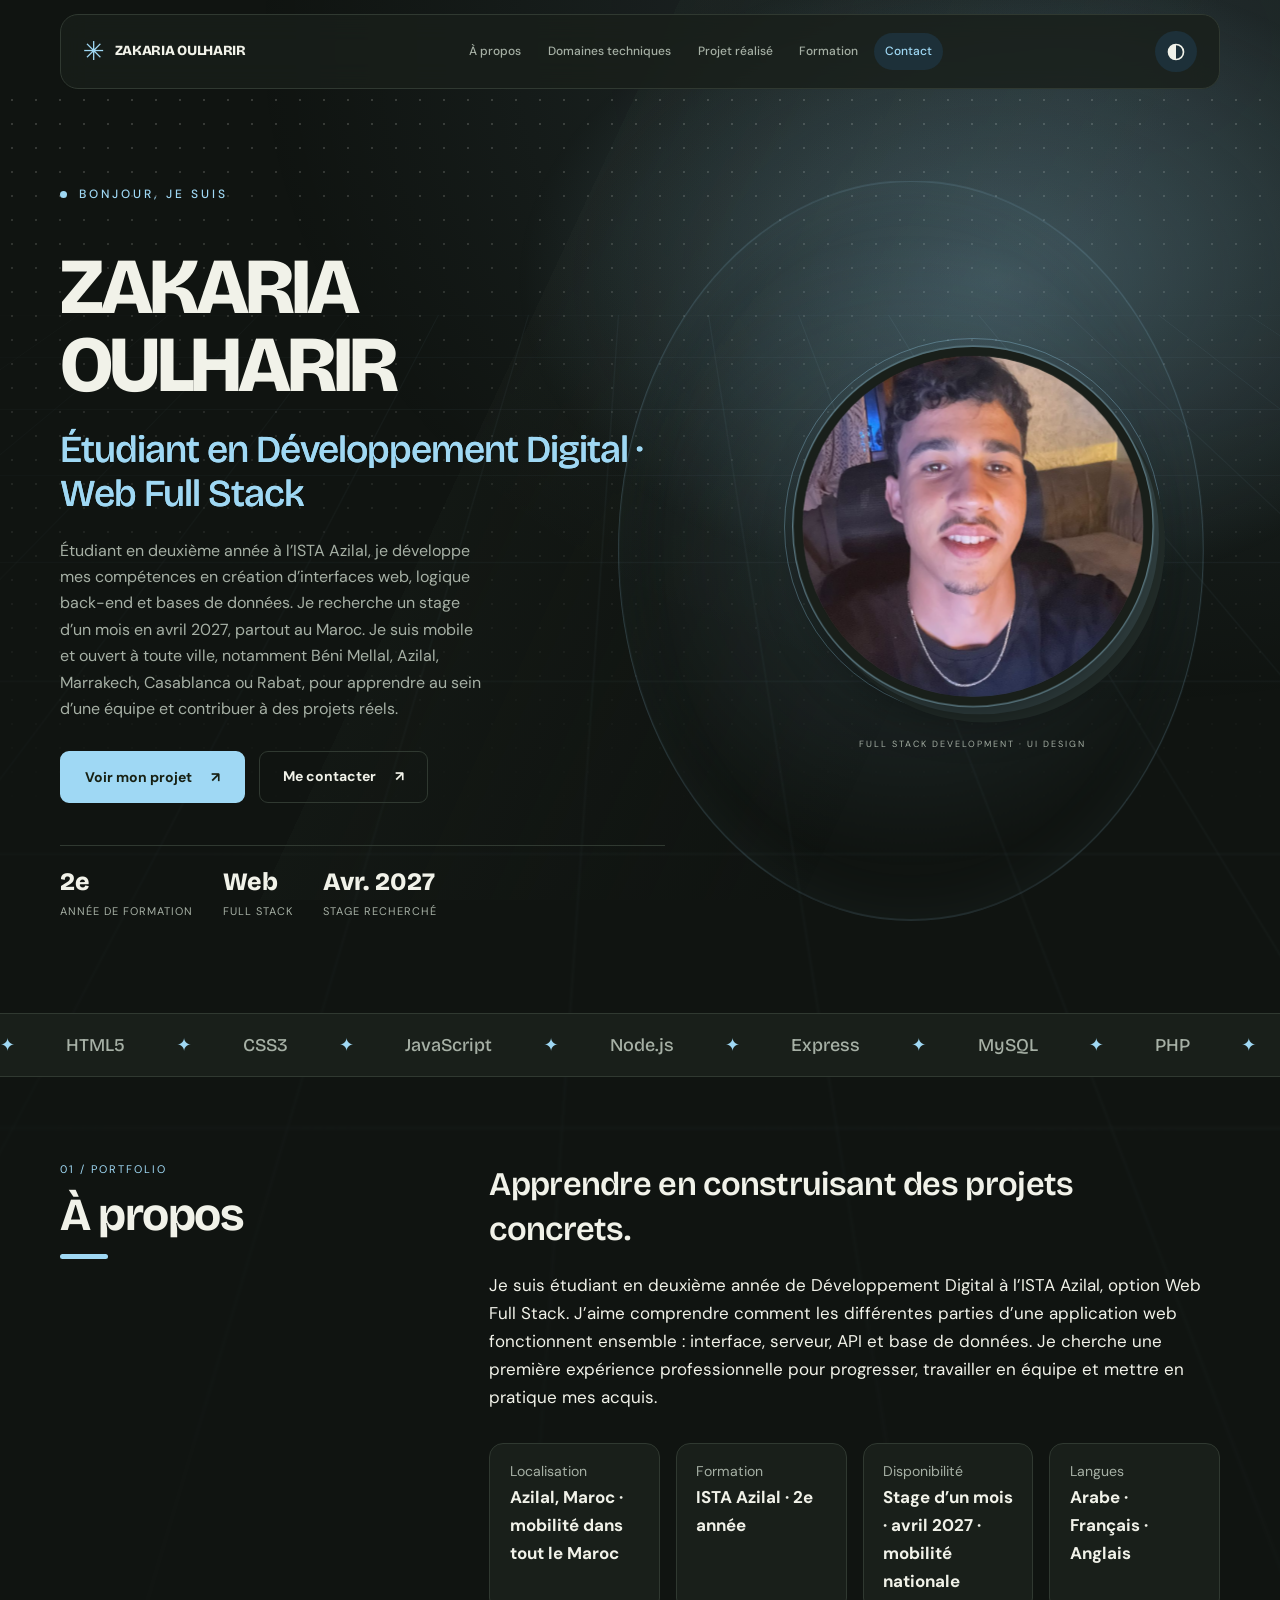
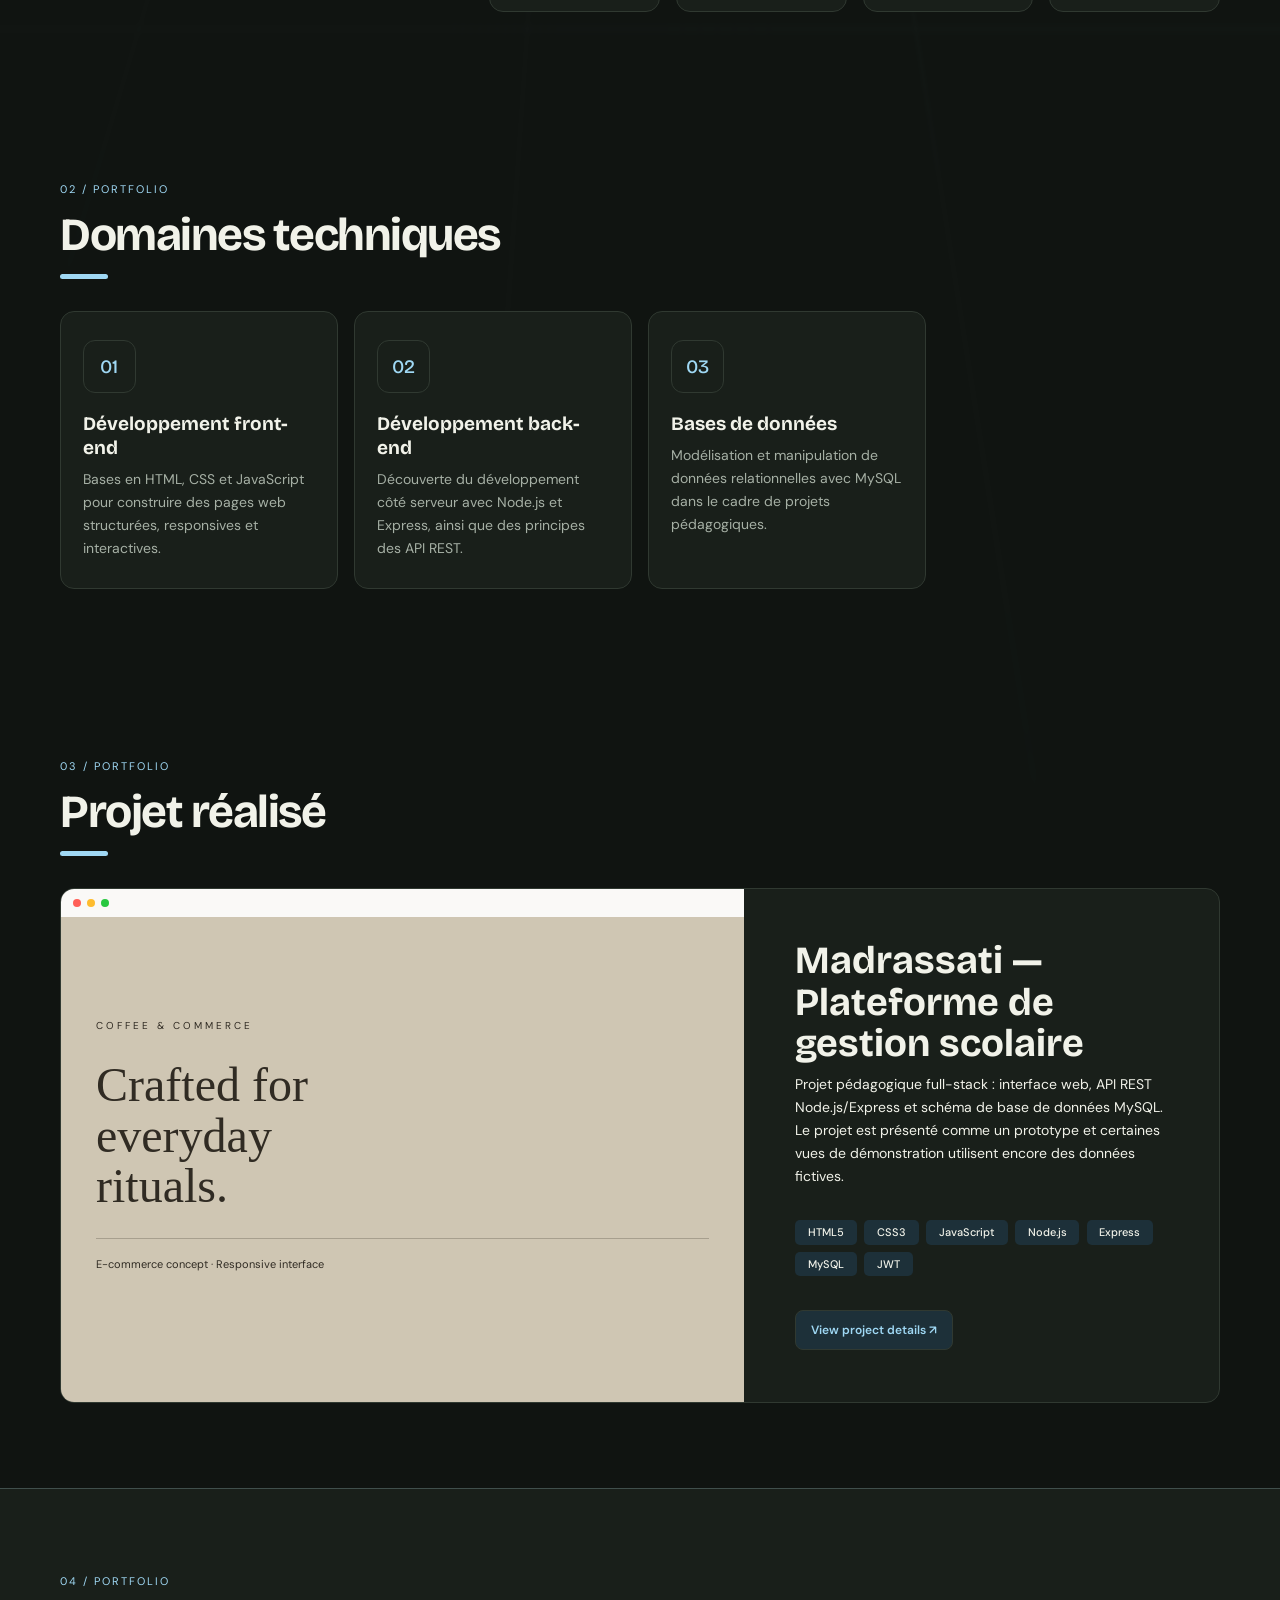
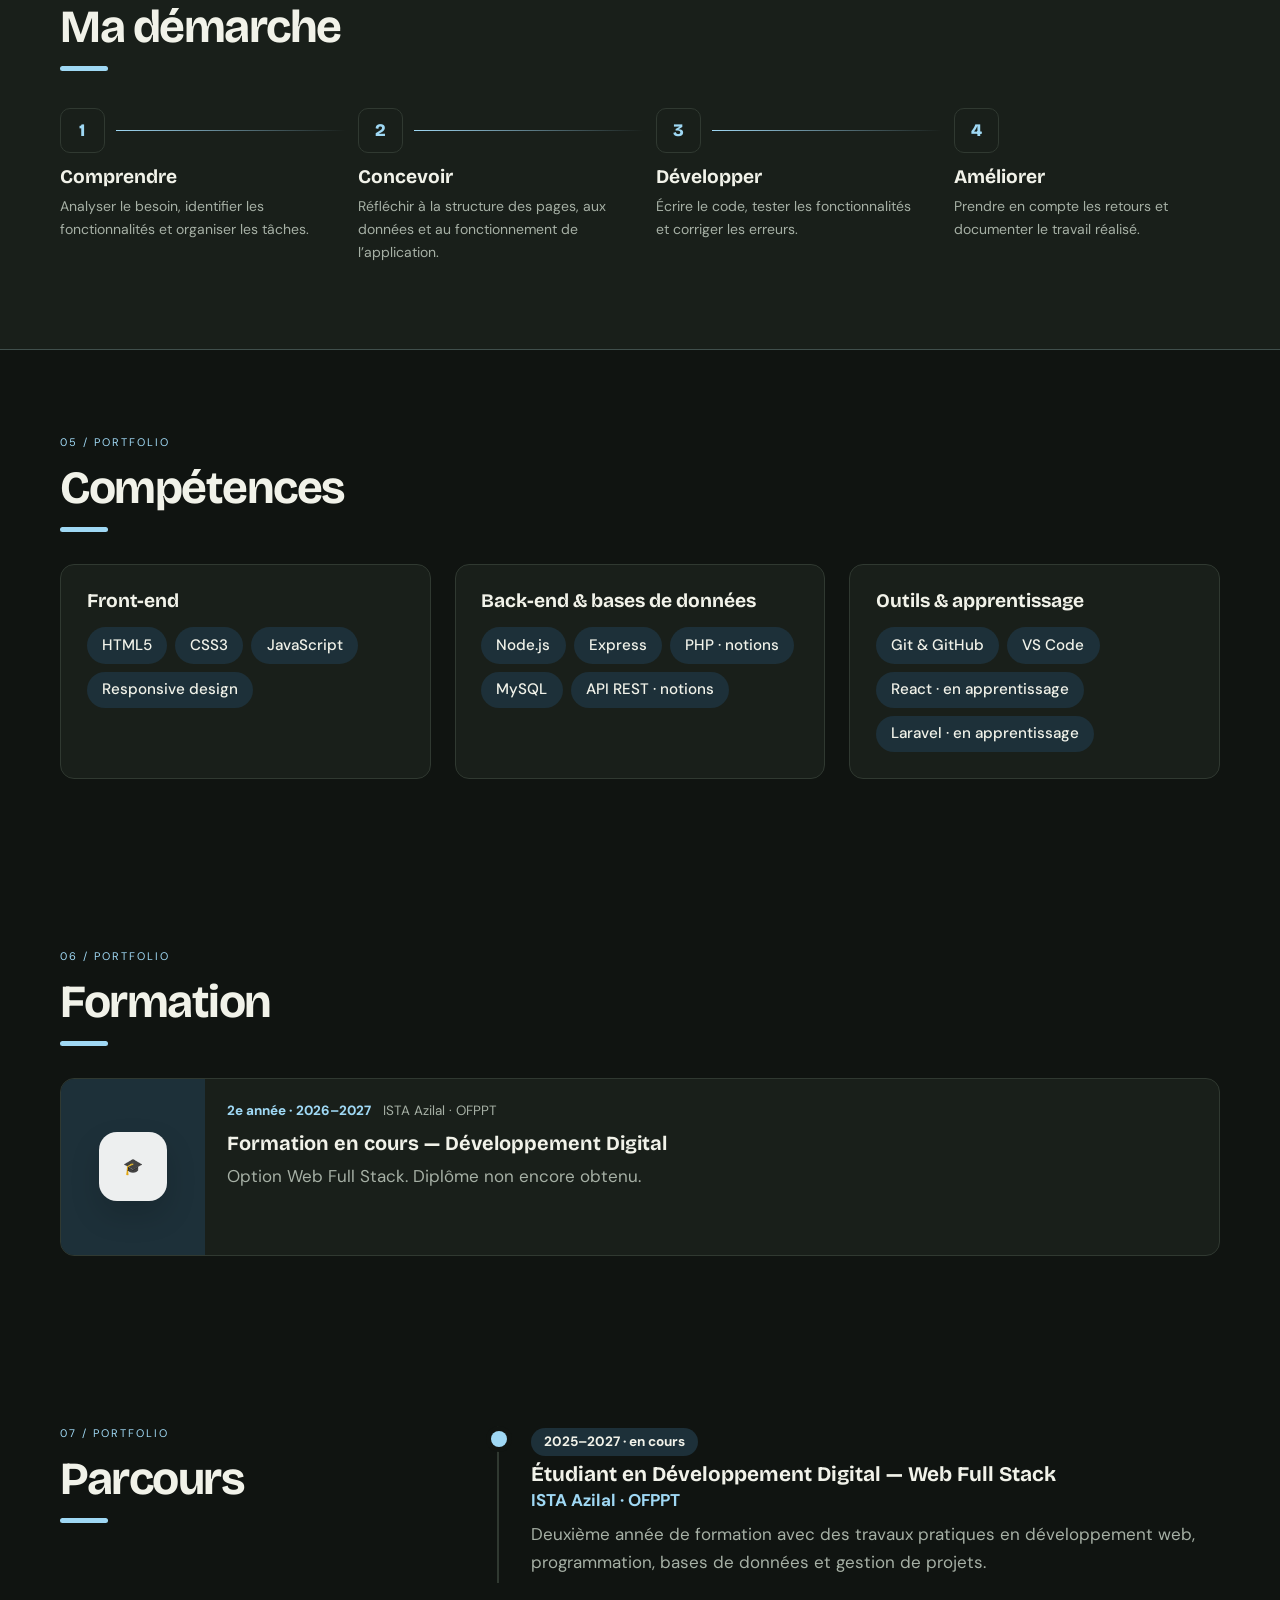
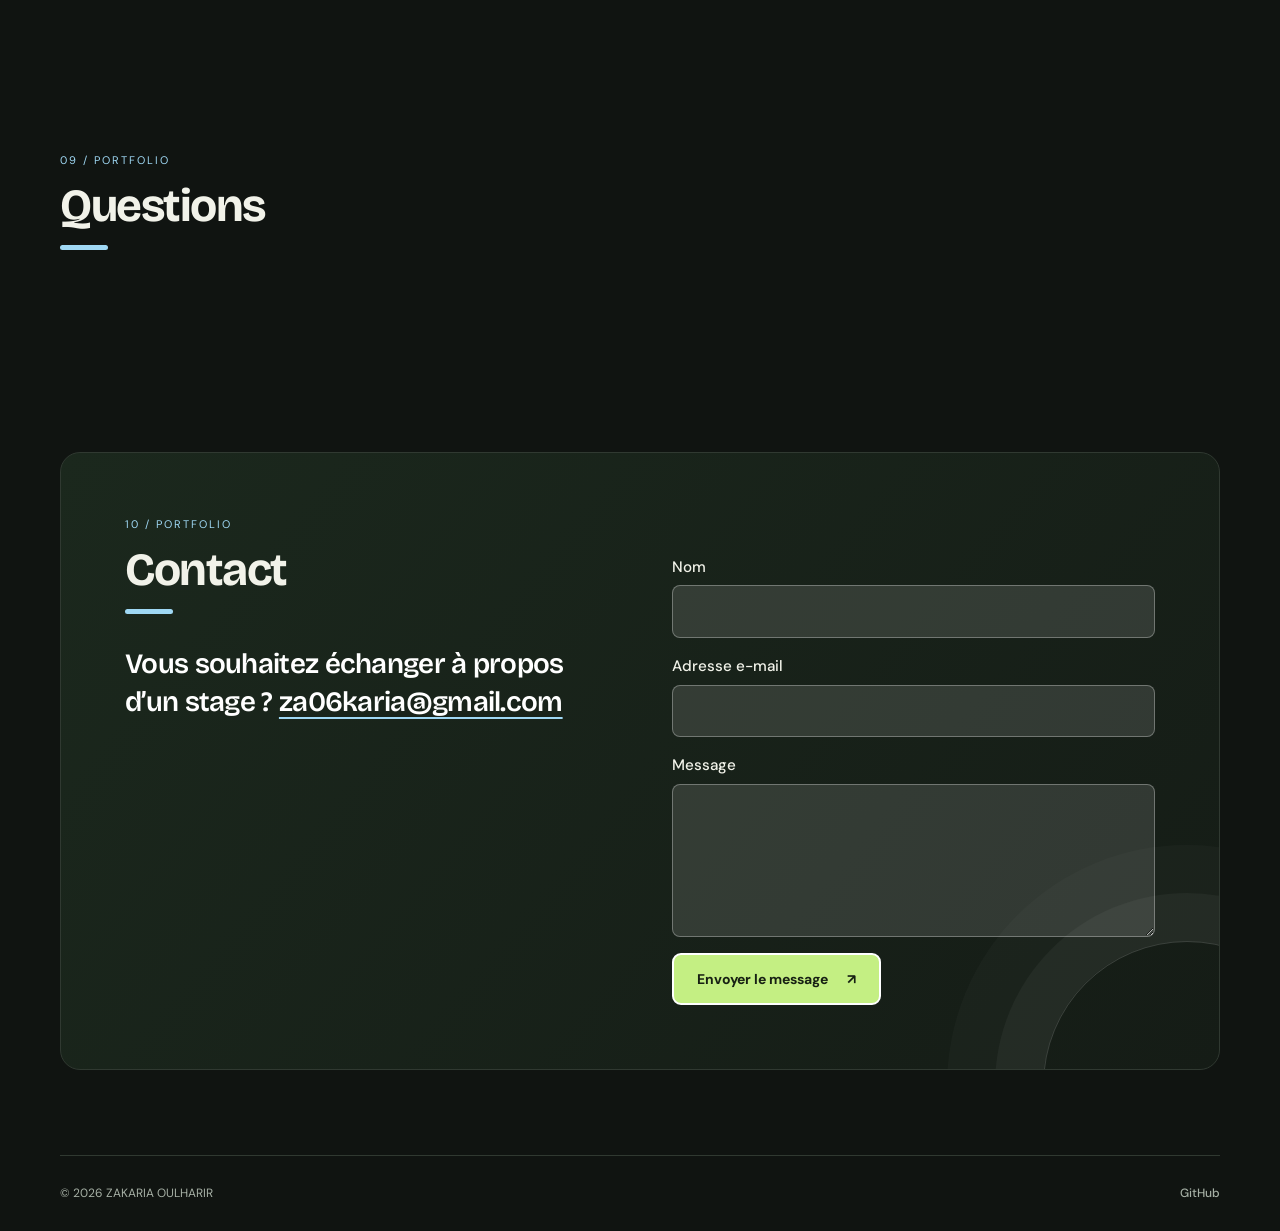
<file: index.html>
<!DOCTYPE html>
<html lang="en">
<head>
  <meta charset="UTF-8">
  <meta name="viewport" content="width=device-width, initial-scale=1">
  <title>Portfolio</title>
  <meta name="description" content="">
  <meta name="theme-color" content="#5b3df5">
  <meta property="og:type" content="website">
  <meta property="og:title" content="Portfolio">
  <meta property="og:description" content="">
  <link rel="preconnect" href="https://fonts.googleapis.com">
  <link rel="preconnect" href="https://fonts.gstatic.com" crossorigin>
  <link href="https://fonts.googleapis.com/css2?family=Bricolage+Grotesque:opsz,wght@12..96,400..800&family=DM+Sans:wght@400;500;700&display=swap" rel="stylesheet">
  <link rel="stylesheet" href="style.css">
  <link rel="stylesheet" href="premium.css">
  <script src="config.js"></script>
  <script src="script.js"></script>
  <script src="premium.js" defer></script>
  <script src="spatial.js" defer></script>
  <script src="card-effects.js" defer></script>
</head>
<body>
  <!-- You do not need to edit this file. All your content lives in config.js -->
  <div id="bar"></div>
  <a class="skip" id="skip" href="#main"></a>

  <header class="nav">
    <a class="brand" id="brand" href="#top"></a>
    <nav id="nav" aria-label="Main"></nav>
    <button id="menu-toggle" type="button" aria-label="Open navigation" aria-expanded="false" aria-controls="nav">☰</button>
    <button id="theme" type="button" aria-label="Switch between light and dark theme"><svg width="20" height="20" viewBox="0 0 24 24" aria-hidden="true"><circle cx="12" cy="12" r="9" fill="none" stroke="currentColor" stroke-width="2"/><path d="M12 3a9 9 0 0 0 0 18z" fill="currentColor"/></svg></button>
  </header>

  <main id="main">
    <noscript><p class="wrap">Please enable JavaScript to view this site.</p></noscript>

    <section class="hero wrap" id="top">
      <div class="hero-copy">
        <span class="hello" id="hello"></span>
        <h1 id="name"></h1>
        <p class="role" id="role"></p>
        <p class="lead" id="lead"></p>
        <div class="actions">
          <a class="btn" id="btn-work" href="#projects"></a>
          <a class="btn ghost" id="btn-contact" href="#contact"></a>
        </div>
        <div class="stats" id="stats"></div>
      </div>
      <div class="portrait-stage"><div class="orbit orbit-one" aria-hidden="true"></div><div class="orbit orbit-two" aria-hidden="true"></div><div class="floating-code" aria-hidden="true">&lt;/&gt;<small>DESIGN · DEVELOP · DELIVER</small></div><div class="photo" id="photo">
        <span class="badge b1" id="badge-1"></span>
        <span class="badge b2" id="badge-2"></span>
      </div></div>
    </section>

    <div class="marquee" aria-hidden="true"><div class="track" id="track"></div></div>

    <section class="wrap block split" id="about">
      <h2 id="t-about"></h2>
      <div>
        <p class="big" id="about-headline"></p>
        <p id="about-text"></p>
        <dl class="facts" id="facts"></dl>
      </div>
    </section>

    <section class="wrap block" id="services">
      <h2 id="t-services"></h2>
      <div class="services" id="service-list"></div>
    </section>

    <section class="wrap block" id="projects">
      <h2 id="t-projects"></h2>
      <div class="projects" id="project-list"></div>
    </section>

    <section class="band" id="process">
      <div class="wrap block">
        <h2 id="t-process"></h2>
        <div class="steps" id="step-list"></div>
      </div>
    </section>

    <section class="wrap block" id="skills">
      <h2 id="t-skills"></h2>
      <div class="skills" id="skill-list"></div>
    </section>

    <section class="wrap block" id="diplomas">
      <h2 id="t-diplomas"></h2>
      <div class="diplomas" id="diploma-list"></div>
    </section>

    <section class="wrap block split" id="experience">
      <h2 id="t-experience"></h2>
      <div class="timeline" id="timeline"></div>
    </section>

    <section class="wrap block" id="testimonials">
      <h2 id="t-testimonials"></h2>
      <div class="quotes" id="quote-list"></div>
    </section>

    <section class="wrap block split" id="faq">
      <h2 id="t-faq"></h2>
      <div class="faq" id="faq-list"></div>
    </section>

    <section class="wrap block" id="contact">
      <div class="panel">
        <div>
          <h2 id="t-contact"></h2>
          <p class="big"><span id="contact-lead"></span> <a class="mail" id="mail" href="#"></a></p>
        </div>
        <form id="form" method="POST">
          <div class="form-status" id="form-status" role="status" aria-live="polite"></div>
          <label><span id="l-name"></span> <input name="name" required autocomplete="name"></label>
          <label><span id="l-email"></span> <input type="email" name="email" required autocomplete="email"></label>
          <label><span id="l-message"></span> <textarea name="message" rows="5" required></textarea></label>
          <button class="btn" id="send" type="submit"></button>
        </form>
      </div>
    </section>
  </main>

  <button id="back-top" type="button" aria-label="Back to top" hidden>↑</button>
  <footer class="wrap foot">
    <p id="copy"></p>
    <p id="social"></p>
  </footer>
</body>
</html>
</file>
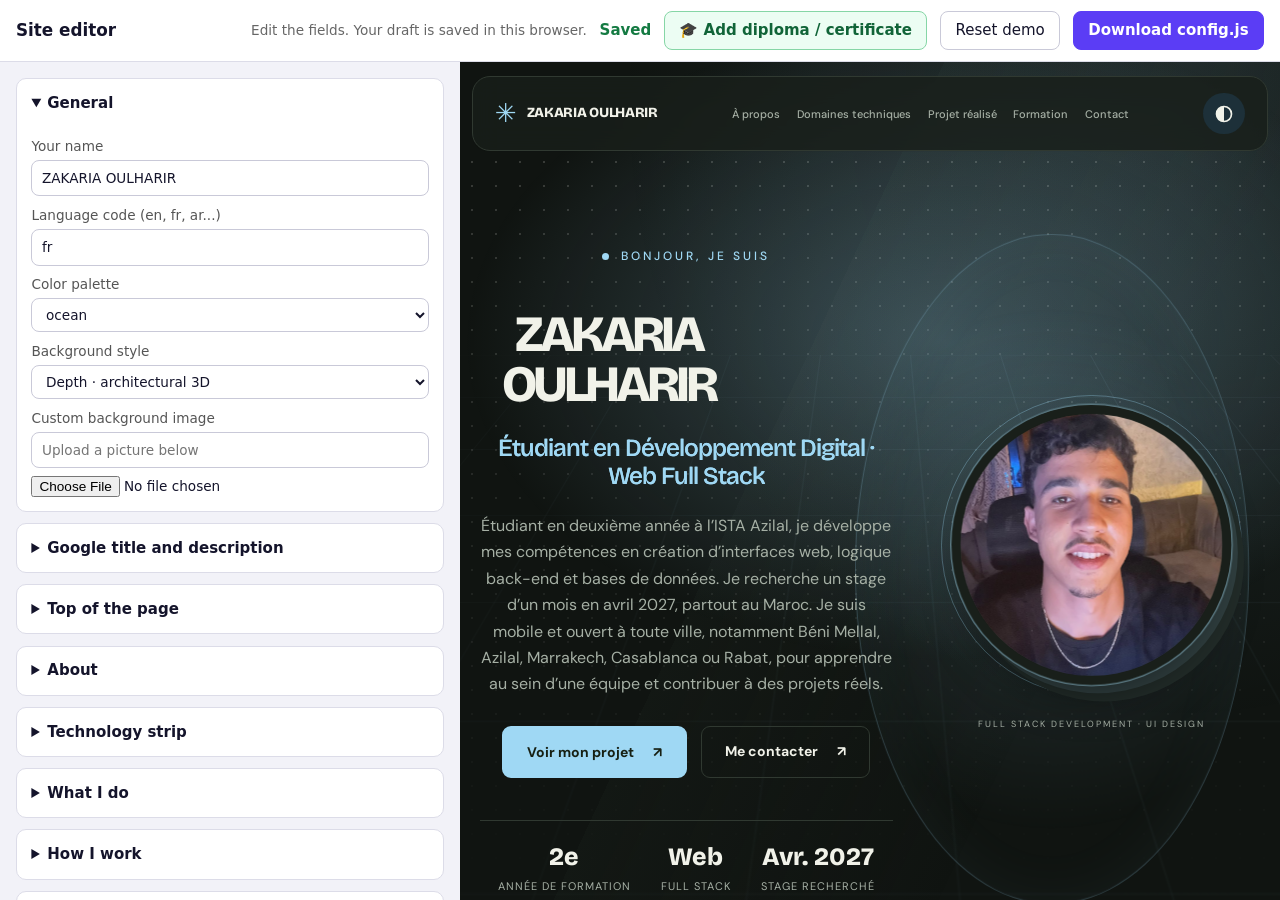
<file: editor.html>
<!DOCTYPE html>
<html lang="en">
<head>
<meta charset="UTF-8">
<meta name="viewport" content="width=device-width, initial-scale=1">
<title>Site editor</title>
<style>
  * { box-sizing: border-box; }
  body { margin: 0; height: 100vh; display: flex; flex-direction: column; font: 15px/1.5 system-ui, sans-serif; background: #f2f2f8; color: #14142b; }
  header { display: flex; gap: .8rem; align-items: center; flex-wrap: wrap; padding: .7rem 1rem; background: #fff; border-bottom: 1px solid #dcdce8; }
  header h1 { margin: 0 auto 0 0; font-size: 1.05rem; }
  header p { margin: 0; color: #666; font-size: .85rem; }
  .saved { color: #147a42; font-weight: 700; }
  button { font: inherit; cursor: pointer; padding: .45rem .9rem; border-radius: 8px; border: 1px solid #c9c9d8; background: #fff; color: #14142b; }
  button.primary { background: #5b3df5; border-color: #5b3df5; color: #fff; font-weight: 700; }
  button.certificate { background: #ecfdf3; border-color: #86d6a6; color: #116438; font-weight: 800; }
  main { flex: 1; min-height: 0; display: grid; grid-template-columns: minmax(340px, 460px) 1fr; }
  #form { overflow: auto; padding: 1rem; }
  #preview { width: 100%; height: 100%; border: 0; background: #fff; }
  details.sec { background: #fff; border: 1px solid #dcdce8; border-radius: 10px; margin-bottom: .7rem; padding: 0 .9rem; }
  details.sec > summary { cursor: pointer; font-weight: 700; padding: .8rem 0; }
  label { display: block; margin: .55rem 0; font-size: .85rem; color: #555; }
  input, textarea, select { display: block; width: 100%; margin-top: .2rem; padding: .45rem .6rem; font: inherit; color: #14142b; background: #fff; border: 1px solid #c9c9d8; border-radius: 8px; }
  textarea { min-height: 4.6rem; resize: vertical; }
  input[type=file] { border: 0; padding: .3rem 0; }
  .item { margin: .6rem 0; padding: 0 .8rem .6rem; background: #f9f9ff; border: 1px solid #e3e3ee; border-radius: 10px; }
  .bar { display: flex; justify-content: space-between; align-items: center; gap: .5rem; padding-top: .6rem; font-weight: 700; }
  .bar button { padding: .2rem .6rem; font-size: .8rem; }
  .hint { color: #777; font-size: .8rem; margin: .3rem 0 .6rem; }
  .certificate-sec { border: 2px solid #32a866 !important; box-shadow: 0 0 0 4px rgba(50,168,102,.1); }
  .certificate-note { margin: 0 0 .8rem; padding: .7rem .8rem; border-radius: 8px; background: #ecfdf3; color: #116438; font-size: .85rem; font-weight: 700; }
  @media (max-width: 800px) { main { grid-template-columns: 1fr; grid-template-rows: 42vh 1fr; } #preview { order: -1; } }
</style>
<script src="config.js"></script>
</head>
<body>
<header>
  <h1>Site editor</h1>
  <p>Edit the fields. Your draft is saved in this browser.</p>
  <span class="saved" id="saved" aria-live="polite"></span>
  <button class="certificate" id="go-diplomas" type="button">🎓 Add diploma / certificate</button>
  <button id="reset" type="button">Reset demo</button>
  <button class="primary" id="download" type="button">Download config.js</button>
</header>
<main>
  <div id="form"></div>
  <iframe id="preview" src="index.html" title="Live preview"></iframe>
</main>
<script>
var original = JSON.parse(JSON.stringify(SITE));
var data = original;
function mergeDefaults(defaults, saved) {
  if (Array.isArray(defaults)) return Array.isArray(saved) ? saved : JSON.parse(JSON.stringify(defaults));
  if (defaults && typeof defaults === "object") {
    var result = saved && typeof saved === "object" && !Array.isArray(saved) ? saved : {};
    Object.keys(defaults).forEach(function (key) { result[key] = mergeDefaults(defaults[key], result[key]); });
    return result;
  }
  return saved === undefined || saved === null ? defaults : saved;
}
try {
  var draft = localStorage.getItem("portfolio-editor-draft-v2") || localStorage.getItem("portfolio-editor-draft");
  if (draft) data = mergeDefaults(original, JSON.parse(draft));
} catch (e) {}
var frame = document.getElementById("preview"), timer;

function push() {
  clearTimeout(timer);
  timer = setTimeout(function () {
    frame.contentWindow.postMessage({ type: "site", site: data }, "*");
    try { localStorage.setItem("portfolio-editor-draft-v2", JSON.stringify(data)); } catch (e) {}
    document.getElementById("saved").textContent = "Saved";
    setTimeout(function () { document.getElementById("saved").textContent = ""; }, 1200);
  }, 120);
}
frame.addEventListener("load", push);

var NAMES = {
  seo: "Google title and description", hero: "Top of the page", about: "About", tech: "Technology strip",
  services: "What I do", process: "How I work", projects: "Projects", skills: "Skills", diplomas: "Diplomas & certificates", experience: "Experience",
  testimonials: "Kind words", faq: "Questions", contact: "Contact", social: "Social links", ui: "Menu and button text (advanced)",
  formAction: "Form address (Formspree URL)", q: "Question", a: "Answer", lang: "Language code (en, fr, ar...)",
  backgroundStyle: "Background style", backgroundImage: "Custom background image", palette: "Color palette", image: "Image", photo: "Your photo", document: "Diploma (image or PDF)", button: "Button text"
};
function pretty(k) { return NAMES[k] || k.replace(/([A-Z])/g, " $1").replace(/[_-]/g, " ").replace(/^./, function (c) { return c.toUpperCase(); }); }
function el(tag, cls, txt) { var n = document.createElement(tag); if (cls) n.className = cls; if (txt !== undefined) n.textContent = txt; return n; }
function blank(v) {
  if (v === undefined || v === null) return {};
  if (typeof v === "string") return "";
  if (Array.isArray(v)) return [];
  var o = {}; Object.keys(v).forEach(function (k) { o[k] = blank(v[k]); }); return o;
}
function firstText(item) {
  var k = Object.keys(item).filter(function (x) { return typeof item[x] === "string" && item[x] && x !== "image" && x !== "icon"; })[0];
  return k ? item[k].slice(0, 38) : "New item";
}

function pickImage(file, done) {
  var r = new FileReader();
  r.onload = function () {
    var img = new Image();
    img.onload = function () {
      var s = Math.min(1, 1200 / Math.max(img.width, img.height)), c = document.createElement("canvas");
      c.width = Math.round(img.width * s); c.height = Math.round(img.height * s);
      c.getContext("2d").drawImage(img, 0, 0, c.width, c.height);
      done(c.toDataURL("image/jpeg", 0.82));
    };
    img.src = r.result;
  };
  r.readAsDataURL(file);
}

function field(box, holder, key, label) {
  var v = holder[key];
  if (typeof v === "string") {
    var lab = el("label", "", label), inp;
    if (key === "backgroundStyle") {
      inp = el("select");
      [["depth","Depth · architectural 3D"],["studio","Studio · clean"],["aurora","Aurora · soft gradients"],["grid","Architect · subtle grid"],["sand","Sand · warm texture"],["custom","Custom · upload your image"]].forEach(function(p){var o=el("option","",p[1]);o.value=p[0];inp.appendChild(o);});
      inp.value=v;
    } else if (key === "palette") {
      inp = el("select");
      ["violet", "ocean", "coral", "emerald"].forEach(function (p) { var o = el("option", "", p); o.value = p; inp.appendChild(o); });
      inp.value = v;
    } else if (key === "image" || key === "photo" || key === "document" || key === "backgroundImage") {
      inp = el("input"); inp.placeholder = key === "document" ? "Upload an image or PDF below" : "Upload a picture below";
      inp.value = v.indexOf("data:application/pdf") === 0 ? "(uploaded PDF)" : (v.indexOf("data:") === 0 ? "(uploaded picture)" : v);
      var file = el("input"); file.type = "file"; file.accept = key === "document" ? "image/*,application/pdf" : "image/*";
      file.onchange = function () {
        if (!file.files[0]) return;
        if (key === "document" && file.files[0].type === "application/pdf") {
          var reader = new FileReader();
          reader.onload = function () { holder[key] = reader.result; inp.value = "(uploaded PDF)"; push(); };
          reader.readAsDataURL(file.files[0]);
        } else {
          pickImage(file.files[0], function (url) { holder[key] = url; inp.value = "(uploaded picture)"; push(); });
        }
      };
      lab.appendChild(inp); lab.appendChild(file); box.appendChild(lab);
      inp.oninput = function () { holder[key] = inp.value; push(); };
      return;
    } else {
      inp = (v.length > 60 || ["text", "description", "quote", "a", "headline", "lead"].indexOf(key) > -1) ? el("textarea") : el("input");
      inp.value = v;
    }
    inp.oninput = inp.onchange = function () { holder[key] = inp.value; push(); };
    lab.appendChild(inp); box.appendChild(lab);
  } else if (Array.isArray(v) && (!v.length || typeof v[0] === "string")) {
    var l2 = el("label", "", label + " (one per line)"), ta = el("textarea");
    ta.value = v.join("\n");
    ta.oninput = function () { holder[key] = ta.value.split("\n").map(function (s) { return s.trim(); }).filter(Boolean); push(); };
    l2.appendChild(ta); box.appendChild(l2);
  } else if (Array.isArray(v)) {
    var sourceTemplate = v[0];
    if (!sourceTemplate && key === "diplomas") sourceTemplate = { title: "", institution: "", year: "", description: "", document: "", button: "View document" };
    if (!sourceTemplate) sourceTemplate = { title: "" };
    var tpl = blank(sourceTemplate), wrap = el("div");
    box.appendChild(el("p", "hint", label));
    box.appendChild(wrap);
    (function draw() {
      wrap.innerHTML = "";
      v.forEach(function (item, i) {
        var card = el("div", "item"), bar = el("div", "bar"), rm = el("button", "", "Remove");
        rm.type = "button";
        rm.onclick = function () { v.splice(i, 1); draw(); push(); };
        bar.appendChild(el("span", "", firstText(item))); bar.appendChild(rm); card.appendChild(bar);
        Object.keys(item).forEach(function (k) { field(card, item, k, pretty(k)); });
        wrap.appendChild(card);
      });
      var addBtn = el("button", "", "+ Add");
      addBtn.type = "button";
      addBtn.onclick = function () { v.push(JSON.parse(JSON.stringify(tpl))); draw(); push(); };
      wrap.appendChild(addBtn);
    })();
  } else {
    box.appendChild(el("p", "hint", label));
    Object.keys(v).forEach(function (k) { field(box, v, k, pretty(k)); });
  }
}

var form = document.getElementById("form");
var general = el("details", "sec"); general.open = true;
general.appendChild(el("summary", "", "General"));
form.appendChild(general);
["name"].concat(Object.keys(data).filter(function (k) { return k !== "name"; })).forEach(function (k) {
  if (typeof data[k] === "string") { field(general, data, k, k === "name" ? "Your name" : pretty(k)); return; }
  var sec = el("details", "sec");
  if (k === "diplomas") {
    sec.id = "editor-diplomas"; sec.open = true; sec.className += " certificate-sec";
  }
  sec.appendChild(el("summary", "", pretty(k)));
  if (k === "diplomas") sec.appendChild(el("p", "certificate-note", "Add, remove or upload your diplomas here. Accepted files: JPG, PNG and PDF."));
  field(sec, data, k, "");
  form.appendChild(sec);
});

function buildOutput() {
  return "/* Generated by editor.html. Replace your old config.js with this file. */\nconst SITE = " + JSON.stringify(data, null, 2) + ";\n";
}
document.getElementById("download").onclick = function () {
  var a = document.createElement("a");
  a.href = URL.createObjectURL(new Blob([buildOutput()], { type: "text/javascript" }));
  a.download = "config.js";
  a.click();
  setTimeout(function () { URL.revokeObjectURL(a.href); }, 1000);
};
document.getElementById("reset").onclick = function () {
  if (!window.confirm("Replace all edits with the original demo content?")) return;
  try { localStorage.removeItem("portfolio-editor-draft"); localStorage.removeItem("portfolio-editor-draft-v2"); } catch (e) {}
  location.reload();
};
document.getElementById("go-diplomas").onclick = function () {
  var section = document.getElementById("editor-diplomas");
  if (!section) return;
  section.open = true;
  section.scrollIntoView({ behavior: "smooth", block: "start" });
};
</script>
</body>
</html>
</file>
<file: style.css>
/* ==========================================================
   CUSTOMIZE HERE
   Easiest: set palette in config.js ("violet", "ocean", "coral", "emerald").
   Or edit any value below and the whole site updates.
   ========================================================== */
:root {
  --brand: #5b3df5;          /* main color */
  --accent2: #ffb020;        /* highlight color */
  --bg: #f6f6fb;
  --surface: #ffffff;
  --ink: #12122b;
  --muted: #5c5e7a;
  --line: #e2e2f0;
  --accent: var(--brand);
  --accent-ink: #ffffff;
  --soft: color-mix(in srgb, var(--brand) 11%, var(--bg));
  --panel-a: var(--brand);
  --panel-b: color-mix(in srgb, var(--brand) 42%, #000);
  --shadow: 0 14px 34px -16px color-mix(in srgb, var(--brand) 60%, transparent);

  /* Fonts (change the Google Fonts link in index.html too) */
  --font-display: "Bricolage Grotesque", system-ui, sans-serif;
  --font-body: "DM Sans", system-ui, sans-serif;

  /* Layout */
  --max: 1160px;
  --radius: 20px;
}
[data-theme="dark"] {
  --bg: #0f0f1e;
  --surface: #17172b;
  --ink: #f1f1fa;
  --muted: #9c9eba;
  --line: #2a2a45;
  --accent: color-mix(in srgb, var(--brand) 60%, #fff);
  --accent-ink: #0f0f1e;
  --soft: color-mix(in srgb, var(--brand) 26%, var(--bg));
  --shadow: 0 14px 34px -16px rgba(0, 0, 0, .7);
}
/* Ready-made palettes */
[data-palette="ocean"]   { --brand: #0a66e8; --accent2: #22d3ee; }
[data-palette="coral"]   { --brand: #e5484d; --accent2: #ffb020; }
[data-palette="emerald"] { --brand: #059669; --accent2: #f5b301; }
/* ========================================================== */

*, *::before, *::after { box-sizing: border-box; }
html { scroll-behavior: smooth; scroll-padding-top: 6rem; }
body {
  margin: 0; overflow-x: hidden;
  background: var(--bg); color: var(--ink);
  font: 1.0625rem/1.65 var(--font-body);
  -webkit-font-smoothing: antialiased;
  transition: background .25s, color .25s;
}
img, svg { max-width: 100%; }
h1, h2, h3, p, a, dd { overflow-wrap: anywhere; }
h1, h2, h3 { font-family: var(--font-display); line-height: 1.08; margin: 0; }
p { margin: 0 0 1rem; max-width: 62ch; }
a { color: inherit; }
ul { margin: 0; padding: 0; list-style: none; }
:focus-visible { outline: 3px solid var(--accent); outline-offset: 3px; border-radius: 6px; }
.wrap { width: min(var(--max), 100% - 2.5rem); margin-inline: auto; }
.block { padding: clamp(3rem, 7vw, 5.5rem) 0; }
.skip { position: absolute; left: -999px; }
.skip:focus { left: 1rem; top: 1rem; background: var(--accent); color: var(--accent-ink); padding: .5rem 1rem; z-index: 10; border-radius: 8px; }

/* Floating navigation */
.nav {
  position: sticky; top: .8rem; z-index: 5;
  width: min(var(--max), 100% - 1.5rem); margin: .8rem auto 0;
  display: flex; align-items: center; justify-content: space-between; gap: 1rem;
  padding: .5rem .55rem .5rem 1.4rem;
  background: color-mix(in srgb, var(--surface) 82%, transparent);
  backdrop-filter: blur(14px);
  border: 1px solid var(--line); border-radius: 99px; box-shadow: var(--shadow);
}
.brand { font: 800 1.15rem var(--font-display); text-decoration: none; }
.nav nav { display: flex; gap: .3rem; }
.nav nav a { text-decoration: none; color: var(--muted); font-weight: 500; font-size: .95rem; padding: .45rem .9rem; border-radius: 99px; }
.nav nav a:hover { background: var(--soft); color: var(--ink); }
#theme {
  width: 2.6rem; height: 2.6rem; border-radius: 50%; flex: none;
  border: 0; background: var(--soft); color: var(--ink); font-size: 1.15rem; cursor: pointer;
}
#theme svg { display: block; margin: auto; }
#theme:hover { background: var(--accent); color: var(--accent-ink); }

/* Hero */
.hero {
  position: relative; display: grid; grid-template-columns: 1.15fr .85fr; gap: 3rem; align-items: center;
  padding: clamp(3rem, 8vw, 6rem) 0 clamp(3rem, 6vw, 5rem);
}
.hero-copy, .split > *, .panel > *, .project, .service, .skills > div { min-width: 0; }
.hero::before {
  content: ""; position: absolute; z-index: -1; inset: -8rem -20vw auto auto; width: 60rem; height: 40rem;
  background: radial-gradient(closest-side, color-mix(in srgb, var(--accent) 28%, transparent), transparent);
}
.hello {
  display: inline-block; padding: .4rem 1rem; border-radius: 99px; margin-bottom: 1.2rem;
  background: var(--soft); font-weight: 500; font-size: .95rem;
}
.hero h1 { font-size: clamp(2.8rem, 7.5vw, 5.4rem); font-weight: 800; letter-spacing: -.035em; }
.role {
  font: 800 clamp(1.6rem, 4vw, 2.6rem)/1.15 var(--font-display); letter-spacing: -.02em; margin: .4rem 0 1.4rem;
  background: linear-gradient(90deg, var(--accent), var(--accent2));
  background: linear-gradient(in oklch 90deg, var(--accent), var(--accent2)); -webkit-background-clip: text; background-clip: text; color: transparent;
}
.lead { font-size: 1.25rem; color: var(--muted); max-width: 34ch; }
.actions { display: flex; gap: .9rem; flex-wrap: wrap; margin: 1.8rem 0 2.5rem; }
.btn {
  display: inline-block; padding: .9rem 1.7rem; border-radius: 99px; cursor: pointer;
  background: var(--accent); color: var(--accent-ink); border: 2px solid var(--accent);
  font: 700 1rem var(--font-body); text-decoration: none;
  box-shadow: 0 10px 22px -10px var(--accent); transition: transform .2s;
}
.btn:hover { transform: translateY(-2px); }
.btn.ghost { background: transparent; color: var(--ink); border-color: var(--line); box-shadow: none; }
.btn.ghost:hover { border-color: var(--accent); }
.stats { display: flex; gap: 2.5rem; flex-wrap: wrap; }
.stats strong { display: block; font: 800 2rem/1 var(--font-display); }
.stats span { color: var(--muted); font-size: .92rem; }

.photo {
  position: relative; justify-self: center; width: min(100%, 380px); aspect-ratio: 4 / 5;
  border-radius: 42% 58% 55% 45% / 40% 42% 58% 60%;
  background: linear-gradient(150deg, var(--accent), var(--accent2));
  background: linear-gradient(in oklch 150deg, var(--accent), var(--accent2));
  box-shadow: var(--shadow);
}
.photo img { width: 100%; height: 100%; object-fit: cover; border-radius: inherit; display: block; }
.photo .initials { position: absolute; inset: 0; display: grid; place-items: center; font: 800 6rem var(--font-display); color: #fff; }
.badge:empty { display: none; }
.badge {
  position: absolute; padding: .6rem 1.1rem; border-radius: 99px; background: var(--surface);
  box-shadow: var(--shadow); font-weight: 700; font-size: .92rem;
}
.b1 { top: 10%; left: -12%; }
.b2 { bottom: 12%; right: -8%; }
.hero-copy { animation: rise .8s both; }
.photo { animation: rise .8s .15s both; }
@keyframes rise { from { opacity: 0; transform: translateY(24px); } to { opacity: 1; transform: none; } }

/* Section titles */
h2 { font-size: clamp(2rem, 4.5vw, 3rem); letter-spacing: -.02em; margin-bottom: 2.5rem; }
h2::after { content: ""; display: block; width: 3rem; height: 5px; border-radius: 9px; margin-top: .9rem; background: var(--accent2); }

/* About */
.split { display: grid; grid-template-columns: 1fr 2fr; gap: 1.5rem 4rem; }
.split h2 { margin-bottom: 0; }
.big { font: 600 clamp(1.4rem, 3vw, 2rem)/1.3 var(--font-display); max-width: 30ch; margin-bottom: 1.2rem; }
.facts { display: grid; grid-template-columns: repeat(auto-fit, minmax(170px, 1fr)); gap: 1rem; margin: 2rem 0 0; }
.facts div { background: var(--surface); border: 1px solid var(--line); border-radius: 16px; padding: 1rem 1.2rem; }
.facts dt { color: var(--muted); font-size: .88rem; }
.facts dd { margin: 0; font-weight: 700; }

/* Projects */
.projects { display: grid; grid-template-columns: repeat(auto-fit, minmax(300px, 1fr)); gap: 1.8rem; }
.project {
  background: var(--surface); border: 1px solid var(--line); border-radius: var(--radius); overflow: hidden;
  transition: transform .25s, box-shadow .25s;
}
.project:hover { transform: translateY(-6px); box-shadow: var(--shadow); }
.thumb { position: relative; aspect-ratio: 16 / 10; background: linear-gradient(135deg, var(--accent), var(--accent2)); background: linear-gradient(in oklch 135deg, var(--accent), var(--accent2)); overflow: hidden; }
.project:nth-child(3n+2) .thumb { background: linear-gradient(135deg, var(--accent2), #ff5f7e); }
.project:nth-child(3n) .thumb { background: linear-gradient(135deg, #22c1c3, var(--accent)); }
.thumb::before { content: ""; position: absolute; inset: 0 0 auto 0; height: 28px; background: rgba(255, 255, 255, .9); z-index: 1; }
.thumb::after {
  content: ""; position: absolute; z-index: 2; left: 12px; top: 10px; width: 8px; height: 8px; border-radius: 50%;
  background: #ff5f57; box-shadow: 14px 0 #febc2e, 28px 0 #28c840;
}
.thumb img { position: absolute; left: 0; bottom: 0; width: 100%; height: calc(100% - 28px); object-fit: cover; }
.pbody { padding: 1.4rem 1.5rem 1.6rem; }
.pbody h3 { font-size: 1.4rem; margin-bottom: .5rem; }
.tags { display: flex; flex-wrap: wrap; gap: .45rem; margin: 1rem 0; }
.tags li { background: var(--soft); border-radius: 99px; padding: .2rem .8rem; font-size: .85rem; font-weight: 500; }
.links { display: flex; gap: 1.4rem; font-weight: 700; margin: 0; }
.links a { color: var(--accent); text-decoration: none; }
.links a:hover { text-decoration: underline; text-underline-offset: 4px; }

/* Skills */
.skills { display: grid; grid-template-columns: repeat(auto-fit, minmax(240px, 1fr)); gap: 1.5rem; }
.skills > div { background: var(--surface); border: 1px solid var(--line); border-radius: var(--radius); padding: 1.6rem; }
.skills h3 { font-size: 1.2rem; margin-bottom: 1rem; }
.skills ul { display: flex; flex-wrap: wrap; gap: .5rem; }
.skills li { background: var(--soft); border-radius: 99px; padding: .35rem .95rem; font-weight: 500; font-size: .95rem; }

/* Diplomas & certificates */
.diplomas { display: grid; grid-template-columns: repeat(auto-fit, minmax(290px, 1fr)); gap: 1.5rem; }
.diploma-card {
  min-width: 0; display: grid; grid-template-columns: 9rem minmax(0, 1fr); overflow: hidden;
  background: var(--surface); border: 1px solid var(--line); border-radius: var(--radius);
  box-shadow: 0 16px 45px -38px color-mix(in srgb, var(--ink) 50%, transparent);
  transition: transform .25s, box-shadow .25s;
}
.diploma-card:hover { transform: translateY(-5px); box-shadow: var(--shadow); }
.diploma-visual { min-height: 11rem; display: grid; place-items: center; overflow: hidden; background: linear-gradient(145deg, var(--accent), var(--accent2)); }
.diploma-visual img { width: 100%; height: 100%; object-fit: cover; }
.diploma-icon { display: grid; place-items: center; width: 4.3rem; height: 4.3rem; border-radius: 18px; background: rgba(255,255,255,.92); color: #17172b; font: 800 1rem var(--font-display); box-shadow: 0 14px 30px rgba(0,0,0,.15); }
.diploma-body { padding: 1.35rem; }
.diploma-meta { display: flex; flex-wrap: wrap; gap: .5rem .8rem; color: var(--muted); font-size: .84rem; margin-bottom: .65rem; }
.diploma-year { color: var(--accent); font-weight: 800; }
.diploma-body h3 { font-size: 1.25rem; margin-bottom: .5rem; }
.diploma-body p { color: var(--muted); margin-bottom: .9rem; }
.diploma-link { color: var(--accent); font-weight: 800; text-decoration: none; }
.diploma-link::after { content: " ↗"; }
.diploma-link:hover { text-decoration: underline; text-underline-offset: 4px; }

/* Testimonials */
.quotes { display: grid; grid-template-columns: repeat(auto-fit, minmax(270px, 1fr)); gap: 1.5rem; }
blockquote { margin: 0; background: var(--surface); border: 1px solid var(--line); border-radius: var(--radius); padding: 1.8rem; position: relative; }
blockquote::before { content: "\201C"; position: absolute; top: .4rem; right: 1.3rem; font: 800 5rem/1 var(--font-display); color: var(--soft); }
blockquote p { position: relative; font-size: 1.1rem; }
blockquote footer { display: flex; align-items: center; gap: .8rem; margin-top: 1.4rem; font-weight: 700; font-size: .95rem; }
.avatar { width: 2.6rem; height: 2.6rem; border-radius: 50%; display: grid; place-items: center; flex: none; background: var(--accent); color: var(--accent-ink); font: 800 .9rem var(--font-display); }

/* Contact */
.panel {
  display: grid; grid-template-columns: 1fr 1fr; gap: 2.5rem 4rem; align-items: start; color: #fff;
  padding: clamp(2rem, 5vw, 4rem); border-radius: 32px;
  background: linear-gradient(135deg, var(--panel-a), var(--panel-b));
}
.panel h2 { margin-bottom: 1.5rem; }
.panel .big { color: #fff; }
.mail { color: #fff; text-decoration-color: var(--accent2); text-underline-offset: 6px; overflow-wrap: anywhere; }
form { display: grid; gap: 1rem; }
.form-status { min-height: 1.5em; font-size: .9rem; color: rgba(255, 255, 255, .85); }
label { display: grid; gap: .35rem; font-weight: 500; font-size: .95rem; }
input, textarea {
  font: inherit; color: #fff; background: rgba(255, 255, 255, .12);
  border: 1px solid rgba(255, 255, 255, .3); border-radius: 14px; padding: .8rem 1rem;
}
input:focus, textarea:focus { outline: 3px solid var(--accent2); outline-offset: 1px; }
form .btn { justify-self: start; background: #fff; color: var(--panel-b); border-color: #fff; box-shadow: none; }

/* Footer */
.foot { display: flex; justify-content: space-between; flex-wrap: wrap; gap: 1rem; padding: 2rem 0 3rem; color: var(--muted); font-size: .95rem; }
.foot p { margin: 0; }
.foot a { margin-left: 1.2rem; text-decoration: none; font-weight: 500; }
.foot a:hover { color: var(--accent); }

/* Scroll reveal (added by script.js) */
.reveal { opacity: 0; transform: translateY(20px); transition: opacity .6s, transform .6s; }
.reveal.in { opacity: 1; transform: none; }

/* Tablet & phone */
@media (max-width: 900px) {
  .hero, .split, .panel { grid-template-columns: minmax(0, 1fr); }
  .hero { gap: 2.5rem; }
  .hero-copy { text-align: center; }
  .lead { margin-inline: auto; }
  .actions, .stats { justify-content: center; }
  .photo { width: min(82vw, 320px); }
  .b1 { left: 0; } .b2 { right: 0; }
  .split { gap: 1.8rem; }
  .split > h2 { margin-bottom: 0; }
}
@media (max-width: 680px) {
  html { scroll-padding-top: 8.5rem; }
  body { font-size: 1rem; line-height: 1.6; }
  .wrap { width: min(100% - 1.25rem, var(--max)); }
  .block { padding: 3.25rem 0; }
  .nav {
    top: .4rem; width: calc(100% - .75rem); margin-top: .4rem;
    border-radius: 20px; flex-wrap: wrap; gap: .45rem; padding: .55rem .65rem;
  }
  .brand { max-width: calc(100% - 3.5rem); font-size: 1rem; padding-left: .25rem; }
  #theme { width: 2.35rem; height: 2.35rem; }
  .nav nav {
    order: 3; width: 100%; display: grid; grid-auto-flow: column; grid-auto-columns: max-content;
    overflow-x: auto; overscroll-behavior-inline: contain; scrollbar-width: none;
    padding: .15rem 0 .1rem;
  }
  .nav nav::-webkit-scrollbar { display: none; }
  .nav nav a { font-size: .82rem; padding: .38rem .68rem; }
  .hero { padding: 2.6rem 0 3.25rem; gap: 2rem; }
  .hello { margin-bottom: .85rem; }
  .hero h1 { font-size: clamp(2.2rem, 13vw, 3.35rem); }
  .role { font-size: clamp(1.35rem, 7vw, 2rem); margin-bottom: 1rem; }
  .lead { font-size: 1.05rem; }
  .actions { margin: 1.35rem 0 1.8rem; gap: .65rem; }
  .actions .btn { flex: 1 1 9rem; text-align: center; padding: .75rem 1rem; }
  .stats { display: grid; grid-template-columns: repeat(3, minmax(0, 1fr)); width: 100%; gap: .5rem; }
  .stats div { padding: .75rem .3rem; background: var(--surface); border: 1px solid var(--line); border-radius: 14px; }
  .stats strong { font-size: 1.45rem; }
  .stats span { display: block; font-size: .76rem; line-height: 1.25; }
  .photo { width: min(76vw, 280px); }
  .badge { max-width: 72%; padding: .45rem .7rem; font-size: .75rem; white-space: normal; text-align: center; }
  .b1 { left: -3%; } .b2 { right: -3%; }
  h2 { font-size: clamp(1.8rem, 9vw, 2.35rem); margin-bottom: 1.75rem; }
  .projects, .services, .skills, .quotes { grid-template-columns: minmax(0, 1fr); gap: 1rem; }
  .pbody, .service, .skills > div, blockquote { padding: 1.25rem; }
  .steps { grid-template-columns: minmax(0, 1fr); }
  .step { padding: 1.2rem; }
  .panel { grid-template-columns: minmax(0, 1fr); border-radius: 20px; padding: 1.35rem; gap: 1.5rem; }
  form .btn { width: 100%; text-align: center; }
  .foot { flex-direction: column; text-align: center; align-items: center; padding-bottom: 2rem; }
  .foot a { display: inline-block; margin: .25rem .45rem; }
}
@media (max-width: 390px) {
  .wrap { width: min(100% - .9rem, var(--max)); }
  .hero h1 { font-size: 2.15rem; }
  .stats { grid-template-columns: 1fr; }
  .stats div { display: flex; align-items: center; justify-content: center; gap: .55rem; }
  .stats span { display: inline; }
  .photo { width: min(82vw, 250px); }
  .badge { max-width: 76%; }
  .panel { padding: 1.1rem; }
}
@media (prefers-reduced-motion: reduce) {
  html { scroll-behavior: auto; }
  * { animation: none !important; transition: none !important; }
  .reveal { opacity: 1; transform: none; }
}

/* ---------- Extras ---------- */
#bar { position: fixed; top: 0; left: 0; height: 3px; width: 0; z-index: 9; background: linear-gradient(90deg, var(--accent), var(--accent2)); }
#main { position: relative; overflow-x: clip; }
#main::before {
  content: ""; position: absolute; inset: 0 0 auto 0; height: 46rem; z-index: -1;
  background-image: radial-gradient(color-mix(in srgb, var(--ink) 18%, transparent) 1px, transparent 1.6px);
  background-size: 24px 24px;
  -webkit-mask-image: linear-gradient(#000, transparent); mask-image: linear-gradient(#000, transparent);
}
.nav nav a.on { background: var(--soft); color: var(--ink); }

.marquee { overflow: hidden; background: var(--surface); border-block: 1px solid var(--line); padding: 1.1rem 0; }
.track { display: flex; width: max-content; animation: slide 34s linear infinite; }
.marquee:hover .track { animation-play-state: paused; }
.track span { font: 700 1.15rem var(--font-display); color: var(--muted); white-space: nowrap; padding-right: 3.2rem; }
.track span::before { content: "\2726"; color: var(--accent2); margin-right: 3.2rem; }
@keyframes slide { to { transform: translateX(-50%); } }

.services { display: grid; grid-template-columns: repeat(auto-fit, minmax(250px, 1fr)); gap: 1.5rem; }
.service { background: var(--surface); border: 1px solid var(--line); border-radius: var(--radius); padding: 1.8rem; transition: transform .25s, box-shadow .25s; }
.service:hover { transform: translateY(-6px); box-shadow: var(--shadow); }
.icon { width: 3.3rem; height: 3.3rem; border-radius: 16px; display: grid; place-items: center; font-size: 1.5rem; background: var(--soft); margin-bottom: 1.2rem; }
.service h3 { font-size: 1.25rem; line-height: 1.25; margin-bottom: .5rem; }
.service p { color: var(--muted); margin: 0; }

.band { background: var(--soft); }
.steps { display: grid; grid-template-columns: repeat(auto-fit, minmax(220px, 1fr)); gap: 2rem; }
.num { width: 2.8rem; height: 2.8rem; border-radius: 50%; display: grid; place-items: center; background: var(--accent); color: var(--accent-ink); font: 800 1.1rem var(--font-display); }
.step h3 { font-size: 1.2rem; margin: .9rem 0 .4rem; }
.step p { color: var(--muted); margin: 0; }

.mock { position: absolute; inset: 28px 0 0; padding: 14px; display: grid; grid-template-columns: repeat(3, 1fr); grid-template-rows: 1fr 34%; gap: 8px; }
.mock i { background: rgba(255, 255, 255, .5); border-radius: 8px; }
.mock i:first-child { grid-column: 1 / -1; background: rgba(255, 255, 255, .72); }

.timeline { border-left: 2px solid var(--line); display: grid; gap: 2.2rem; margin-left: .5rem; }
.job { position: relative; padding-left: 2rem; }
.job::before { content: ""; position: absolute; left: -.55rem; top: .35rem; width: 1rem; height: 1rem; border-radius: 50%; background: var(--accent); box-shadow: 0 0 0 5px var(--bg); }
.when { display: inline-block; background: var(--soft); border-radius: 99px; padding: .15rem .8rem; font-size: .85rem; font-weight: 700; margin-bottom: .5rem; }
.job h3 { font-size: 1.3rem; }
.job p { color: var(--muted); margin-bottom: .4rem; }
.job .co { color: var(--accent); font-weight: 700; }

.faq { display: grid; gap: 1rem; }
details { background: var(--surface); border: 1px solid var(--line); border-radius: 16px; padding: 0 1.4rem; }
summary { cursor: pointer; list-style: none; padding: 1.15rem 0; font: 700 1.08rem var(--font-display); display: flex; justify-content: space-between; gap: 1rem; }
summary::-webkit-details-marker { display: none; }
summary::after { content: "+"; font-size: 1.6rem; line-height: 1; color: var(--accent); transition: transform .2s; }
details[open] summary::after { transform: rotate(45deg); }
details p { color: var(--muted); padding-bottom: 1.2rem; margin: 0; }
.foot { border-top: 1px solid var(--line); }

/* Keep late-defined extra sections responsive (must stay at the end). */
@media (max-width: 680px) {
  .services, .steps { grid-template-columns: minmax(0, 1fr); gap: 1rem; }
  .service, .step { min-width: 0; }
  .track span { font-size: 1rem; padding-right: 2rem; }
  .track span::before { margin-right: 2rem; }
  .timeline { margin-left: .25rem; }
  .job { padding-left: 1.4rem; }
  details { padding-inline: 1rem; }
  summary { font-size: 1rem; }
}

/* ---------- Premium visual layer ---------- */
body {
  background:
    radial-gradient(circle at 8% 8%, color-mix(in srgb, var(--accent) 10%, transparent), transparent 30rem),
    radial-gradient(circle at 92% 22%, color-mix(in srgb, var(--accent2) 10%, transparent), transparent 28rem),
    var(--bg);
}
.nav {
  box-shadow: 0 18px 55px -32px color-mix(in srgb, var(--ink) 45%, transparent), var(--shadow);
}
.brand::after { content: "."; color: var(--accent2); }
.hero { min-height: min(780px, calc(100vh - 5.5rem)); }
.hero-copy { position: relative; }
.hero-copy::before {
  content: ""; position: absolute; width: 4.5rem; height: 4.5rem; left: -2.2rem; top: -1.8rem; z-index: -1;
  border: 1px solid color-mix(in srgb, var(--accent) 35%, transparent); border-radius: 50%;
  box-shadow: 1.2rem 1.2rem 0 color-mix(in srgb, var(--accent2) 10%, transparent);
}
.hello { border: 1px solid color-mix(in srgb, var(--accent) 25%, var(--line)); }
.photo {
  border: 8px solid color-mix(in srgb, var(--surface) 88%, transparent);
  outline: 1px solid color-mix(in srgb, var(--accent) 30%, var(--line));
  transform: rotate(1.5deg);
}
.photo::after {
  content: ""; position: absolute; inset: 8% -8% -8% 8%; z-index: -1; border-radius: inherit;
  border: 2px dashed color-mix(in srgb, var(--accent) 40%, transparent); transform: rotate(-4deg);
}
.btn { transition: transform .2s, box-shadow .2s, background .2s; }
.btn:hover { transform: translateY(-3px); box-shadow: 0 16px 28px -15px var(--accent); }
.btn.ghost:hover { background: var(--surface); box-shadow: var(--shadow); }
.facts div, .service, .project, .skills > div, blockquote, details {
  box-shadow: 0 16px 45px -38px color-mix(in srgb, var(--ink) 50%, transparent);
}
.service { position: relative; overflow: hidden; }
.service::after {
  content: ""; position: absolute; width: 6rem; height: 6rem; right: -2.5rem; top: -2.5rem;
  border-radius: 50%; background: color-mix(in srgb, var(--accent) 9%, transparent);
}
.service:hover .icon { transform: rotate(-5deg) scale(1.08); }
.icon { transition: transform .25s; }
.project { position: relative; }
.project::after {
  content: "↗"; position: absolute; right: 1rem; top: 1rem; z-index: 3; width: 2.2rem; height: 2.2rem;
  display: grid; place-items: center; border-radius: 50%; background: rgba(255,255,255,.92); color: #17172b;
  font-weight: 800; box-shadow: 0 10px 22px rgba(0,0,0,.16); opacity: 0; transform: translateY(5px); transition: .2s;
}
.project:hover::after { opacity: 1; transform: none; }
@media (min-width: 901px) {
  .projects { grid-template-columns: repeat(2, minmax(0, 1fr)); }
  .project:first-child { grid-column: 1 / -1; display: grid; grid-template-columns: 1.18fr .82fr; }
  .project:first-child .thumb { aspect-ratio: auto; min-height: 25rem; }
  .project:first-child .pbody { display: flex; flex-direction: column; justify-content: center; padding: clamp(2rem, 4vw, 3.5rem); }
  .project:first-child .pbody h3 { font-size: clamp(1.8rem, 3vw, 2.6rem); }
}
.band { border-block: 1px solid color-mix(in srgb, var(--accent) 14%, var(--line)); }
.step { position: relative; padding-top: .35rem; }
.step:not(:last-child)::after {
  content: ""; position: absolute; top: 1.7rem; left: 3.5rem; right: -1.25rem; height: 1px;
  background: linear-gradient(90deg, var(--accent), transparent);
}
.panel { box-shadow: 0 30px 70px -35px color-mix(in srgb, var(--panel-a) 70%, #000); overflow: hidden; position: relative; }
.panel::after {
  content: ""; position: absolute; width: 18rem; height: 18rem; right: -7rem; bottom: -10rem;
  border: 1px solid rgba(255,255,255,.16); border-radius: 50%; box-shadow: 0 0 0 3rem rgba(255,255,255,.04), 0 0 0 6rem rgba(255,255,255,.025);
  pointer-events: none;
}
.panel > * { position: relative; z-index: 1; }

@media (max-width: 900px) {
  .hero { min-height: auto; }
  .photo { transform: none; }
  .step:not(:last-child)::after { display: none; }
}
@media (max-width: 680px) {
  .hero-copy::before { display: none; }
  .photo { border-width: 5px; }
  .photo::after { inset: 6% -5% -5% 6%; }
  .project::after { opacity: 1; transform: none; width: 2rem; height: 2rem; }
  .service:hover .icon { transform: none; }
  .diplomas { grid-template-columns: minmax(0, 1fr); }
  .diploma-card { grid-template-columns: 1fr; }
  .diploma-visual { min-height: 12rem; max-height: 17rem; }
}

/* Keep the uploaded portrait exactly as the user selected it. */
.photo { border: 0; outline: 0; transform: none; }
.photo::after { display: none; }
</file>
<file: premium.css>
/* Premium studio edition — layered CSS 3D, no external animation dependencies. */
:root,[data-theme="light"]{--brand:#547b16;--accent:#466c0e;--accent2:#728945;--bg:#f4f3ec;--surface:#fffef8;--ink:#171d18;--muted:#59635a;--line:#d8ded1;--accent-ink:#fff;--soft:#e8eddf;--panel-a:#18251c;--panel-b:#131a15;--shadow:0 24px 60px -35px #23362655}
[data-theme="dark"]{--brand:#c4ef83;--accent:#c4ef83;--accent2:#c4ef83;--bg:#101411;--surface:#191f1a;--ink:#f1f2e9;--muted:#a6b0a5;--line:#303931;--accent-ink:#172013;--soft:#222f21;--panel-a:#1b281d;--panel-b:#151c16;--shadow:0 24px 65px -28px #0008}
body{background:radial-gradient(ellipse at 82% 8%,color-mix(in srgb,var(--accent) 8%,transparent),transparent 35%),var(--bg)}
.nav{border-radius:18px;padding:16px 22px;box-shadow:none;top:14px;gap:12px}.brand{font-size:14px;letter-spacing:-.3px}.brand::before{content:'✳';font-size:26px;color:var(--accent);margin-right:10px;vertical-align:middle}.brand::after{content:''}.nav nav a{font-size:12px;padding:9px 11px}.nav nav a.on{background:var(--soft);color:var(--accent)}#menu-toggle{display:none}
.hero{padding-top:90px;padding-bottom:90px;gap:60px;min-height:740px;grid-template-columns:1.1fr .9fr}.hero-copy::before{display:none}.hello{background:transparent;border:0;padding:0;font-size:12px;letter-spacing:3px;text-transform:uppercase;color:var(--accent)}.hello::before{content:'';display:inline-block;width:7px;height:7px;border-radius:50%;background:var(--accent);margin-right:12px}h1#name{font-size:clamp(48px,6.2vw,82px);line-height:.98;letter-spacing:-4px;max-width:8ch;margin:24px 0}p.role{font-size:clamp(24px,3vw,38px);color:var(--accent);font-weight:500;letter-spacing:-1px}.lead{font-size:16px;max-width:39ch;color:var(--muted)}.btn{border-radius:9px;font-size:14px;padding:15px 23px;box-shadow:none}.btn::after{content:' ↗';margin-left:16px}.btn.ghost{border:1px solid var(--line);background:transparent;color:var(--ink)}.stats{margin-top:42px;border-top:1px solid var(--line);padding-top:24px;gap:30px}.stats strong{font-size:25px}.stats span{font-size:11px;text-transform:uppercase;letter-spacing:1px}
.portrait-stage{position:relative;perspective:1000px;min-width:0;padding:35px 20px}.photo{width:100%;aspect-ratio:4/5;border-radius:160px 160px 22px 22px;background:var(--surface);border:1px solid var(--line);box-shadow:18px 24px 0 var(--soft),35px 48px 55px -30px #0007;transform:rotate(-4deg);animation:none;transform-style:preserve-3d;transition:transform .25s ease-out}.photo img{border-radius:inherit;filter:saturate(.75);object-position:center}.photo::after{display:block;inset:12px;border:1px solid #ffffff45;z-index:1;border-radius:inherit;pointer-events:none;transform:none}.badge{z-index:3;border:1px solid var(--line);border-radius:10px;background:var(--surface);font:500 11px var(--font-body);letter-spacing:.5px;transform:translateZ(45px);padding:15px}.b1{left:-8%;top:25%}.b2{right:-7%;bottom:15%;color:var(--accent)}.b2::before{content:'● ';font-size:9px}.orbit{position:absolute;inset:8% -4%;border:1px solid color-mix(in srgb,var(--accent) 27%,transparent);border-radius:50%;transform:rotate(-24deg) rotateY(52deg);pointer-events:none}.orbit-two{inset:0 8%;transform:rotate(35deg) rotateX(55deg)}.floating-code{position:absolute;right:0;top:0;z-index:3;font:500 54px var(--font-display);color:var(--accent);transform:rotate(12deg);text-shadow:5px 7px 0 var(--soft);animation:float 6s ease-in-out infinite}.floating-code small{display:block;font:9px var(--font-body);letter-spacing:2px;text-shadow:none}.marquee{background:var(--surface);border-block:1px solid var(--line);transform:none;padding:20px 0}.track span{font-size:18px;font-weight:500}.track span::before{color:var(--accent)}
.block{padding-block:85px}.block h2{font-size:clamp(28px,4vw,46px);letter-spacing:-1.5px;margin-bottom:32px}.section-kicker{display:block;font:11px var(--font-body);letter-spacing:2px;color:var(--accent);margin-bottom:14px;text-transform:uppercase}.big{font-size:clamp(23px,3vw,33px);letter-spacing:-.7px;line-height:1.35}.service,.project,.skills>div,.facts div,details,.diploma-card{border-radius:14px;box-shadow:none;border:1px solid var(--line)}.services{gap:16px;grid-template-columns:repeat(4,minmax(0,1fr))}.service{padding:28px 22px}.service h3{font-size:19px}.service p{font-size:14px}.icon{background:transparent;border:1px solid var(--line);border-radius:12px;color:var(--accent);font:500 19px var(--font-display)}.service::after{display:none}.project{overflow:hidden;transition:transform .25s;transform-style:preserve-3d}.project::after{display:none}.thumb{background:var(--soft);position:relative}.concept-preview{height:100%;min-height:250px;display:flex;flex-direction:column;justify-content:center;padding:35px;background:#cfc6b3;color:#302b23}.concept-preview small{font-size:10px;letter-spacing:3px;margin-bottom:26px}.concept-preview strong{font:500 clamp(28px,4vw,48px)/1.05 Georgia,serif;max-width:12ch}.concept-preview span{font-size:11px;margin-top:26px;border-top:1px solid #302b2340;padding-top:16px}.project:nth-child(2) .concept-preview{background:#c4cfb8;color:#273327}.project:nth-child(3) .concept-preview{background:#c6c2d5;color:#302a3d}.pbody{padding:28px}.pbody p{font-size:14px}.tags li{border-radius:5px;font-size:11px}.concept-label{color:var(--muted);font-size:11px;letter-spacing:1px;text-transform:uppercase}.band{background:var(--surface)}.num{background:transparent;color:var(--accent);border:1px solid var(--line);border-radius:10px}.step p{font-size:14px}.diploma-visual{background:var(--soft)}.diploma-visual img{object-fit:contain;max-height:260px}.panel{border:1px solid var(--line);border-radius:20px;background:linear-gradient(130deg,var(--panel-a),var(--panel-b));box-shadow:none;color:#f1f2e9}.panel .big{font-size:28px}.panel input,.panel textarea{border-radius:8px}.panel .btn{background:#c4ef83;color:#172013}.mail{font-size:clamp(18px,3vw,28px)}.foot{font-size:12px;padding-block:28px}[hidden]{display:none!important}
@keyframes float{50%{transform:translateY(-12px) rotate(6deg)}}
@media(max-width:1000px){.nav nav a{padding:8px 6px;font-size:11px}.hero{gap:30px}.services{grid-template-columns:repeat(2,minmax(0,1fr))}}
@media(max-width:760px){.nav{flex-wrap:wrap;padding:12px 16px}.brand{margin-right:auto;font-size:12px}#menu-toggle{display:block;border:1px solid var(--line);border-radius:8px;background:var(--surface);color:var(--ink);font-size:20px;width:36px;height:36px;cursor:pointer}.nav nav{display:none;order:4;flex-basis:100%;flex-wrap:wrap}.nav nav.open{display:flex}.nav nav a{font-size:13px;padding:10px}.hero{grid-template-columns:1fr;padding-block:50px;gap:45px;min-height:0}.hero-copy{text-align:left}h1#name{font-size:64px;max-width:9ch;letter-spacing:-3px}.portrait-stage{max-width:360px;width:100%;margin:auto;padding:20px}.photo{width:100%}.block{padding-block:55px}.split{grid-template-columns:1fr;gap:18px}.panel{grid-template-columns:1fr;padding:26px}.projects,.diplomas{grid-template-columns:minmax(0,1fr)}.stats{gap:22px}.b1{left:-2%}.b2{right:-2%}.floating-code{right:12px;font-size:42px}.foot{flex-wrap:wrap}}
@media(max-width:420px){h1#name{font-size:48px}.services{grid-template-columns:1fr}.hero .actions{flex-wrap:wrap}.stats strong{font-size:21px}.stats{gap:16px}.stats span{font-size:9px}.portrait-stage{max-width:290px}.btn{padding:13px 17px}.block h2{font-size:30px}.wrap{width:calc(100% - 32px)}}
@media(prefers-reduced-motion:reduce){*,*::before,*::after{animation:none!important;transition:none!important;scroll-behavior:auto!important}.reveal{opacity:1;transform:none}.photo{transform:none}}
/* Refined portrait and configurable background collection. */
body{position:relative;isolation:isolate}
body::before{content:'';position:fixed;inset:0;z-index:-1;pointer-events:none;background:var(--scene,none);opacity:1}
[data-background="studio"] body{background:var(--bg)}
[data-background="aurora"] body{--scene:radial-gradient(ellipse at 85% 10%,color-mix(in srgb,var(--accent) 17%,transparent),transparent 55%),radial-gradient(ellipse at 12% 65%,#7e88c322,transparent 55%)}
[data-background="grid"] body{--scene:linear-gradient(var(--line) 1px,transparent 1px),linear-gradient(90deg,var(--line) 1px,transparent 1px)}
[data-background="grid"] body::before{background-size:64px 64px;opacity:.35}
[data-background="sand"] body{--scene:radial-gradient(ellipse at top right,#b9985c24,transparent 65%),repeating-linear-gradient(125deg,#a5895810 0 1px,transparent 1px 8px)}
[data-background="custom"] body::before{background-image:linear-gradient(color-mix(in srgb,var(--bg) 85%,transparent),color-mix(in srgb,var(--bg) 93%,transparent)),var(--user-background);background-size:cover;background-position:center}
.portrait-stage{padding:15px;transition:translate .15s ease-out}.photo{border-radius:18px;transform:none;box-shadow:0 22px 55px -22px #0007,12px 12px 0 var(--soft);aspect-ratio:4/5;max-width:390px}.photo img{border-radius:17px;filter:none}.photo::after{display:none}.orbit,.floating-code{display:none}.badge{border-radius:7px;font-size:11px}.b1{top:auto;bottom:24px;left:24px;max-width:70%;background:color-mix(in srgb,var(--surface) 94%,transparent)}.b2{top:24px;bottom:auto;right:24px;max-width:70%;background:color-mix(in srgb,var(--surface) 94%,transparent)}
#bar{height:3px;background:var(--accent);z-index:20}
#back-top{position:fixed;right:24px;bottom:24px;z-index:10;width:44px;height:44px;border:1px solid var(--line);background:var(--surface);color:var(--accent);border-radius:12px;font-size:24px;cursor:pointer;box-shadow:var(--shadow)}#back-top:hover{background:var(--soft)}
@media(max-width:760px){.portrait-stage{padding:8px;max-width:340px}.photo{border-radius:14px}.photo img{border-radius:13px}.b1{left:18px;bottom:18px}.b2{right:18px;top:18px}}
@media(prefers-reduced-motion:reduce){.portrait-stage{translate:none!important}}
/* Editor palette selection applies to every background. */
[data-theme="dark"][data-palette="violet"]{--accent:#c9b5ff;--brand:#c9b5ff;--accent2:#c9b5ff;--soft:#2c253c}
[data-theme="dark"][data-palette="ocean"]{--accent:#9fd8f4;--brand:#9fd8f4;--accent2:#9fd8f4;--soft:#1d3039}
[data-theme="dark"][data-palette="coral"]{--accent:#ffb79f;--brand:#ffb79f;--accent2:#ffb79f;--soft:#392821}
[data-theme="light"][data-palette="violet"]{--accent:#7040a5;--brand:#7040a5;--accent2:#7040a5;--soft:#eee7f5}
[data-theme="light"][data-palette="ocean"]{--accent:#20668a;--brand:#20668a;--accent2:#20668a;--soft:#e1eef5}
[data-theme="light"][data-palette="coral"]{--accent:#a34324;--brand:#a34324;--accent2:#a34324;--soft:#f6e7df}
/* Interactive spatial scene and custom desktop cursor. */
.cursor-dot,.cursor-ring{position:fixed;left:0;top:0;pointer-events:none;z-index:9999;opacity:0;will-change:transform;transition:opacity .2s,width .2s,height .2s,background .2s;transform:translate(-100px,-100px)}
.cursor-dot{width:6px;height:6px;border-radius:50%;background:var(--accent);margin:-3px}
.cursor-ring{width:32px;height:32px;margin:-16px;border:1px solid var(--accent);border-radius:50%;display:grid;place-items:center;color:var(--accent);font:700 15px var(--font-body);background:color-mix(in srgb,var(--accent) 5%,transparent)}
.cursor-visible .cursor-dot,.cursor-visible .cursor-ring{opacity:1}
.cursor-hover .cursor-ring{width:52px;height:52px;margin:-26px;background:color-mix(in srgb,var(--accent) 15%,transparent)}
.cursor-typing .cursor-ring{width:4px;height:25px;margin:-12px -2px;border-radius:2px;background:var(--accent)}
.cursor-typing .cursor-dot{opacity:0}
@media(hover:hover) and (pointer:fine){html.custom-cursor,html.custom-cursor *{cursor:none!important}}
.spatial-scene{position:absolute;inset:-30px -25px;perspective:900px;pointer-events:none;z-index:-1;overflow:visible}
.spatial-world{position:absolute;inset:0;transform-style:preserve-3d;transform:rotateX(var(--scene-x,8deg)) rotateY(var(--scene-y,-12deg));transition:transform .12s ease-out}
.spatial-cube{position:absolute;width:85px;height:85px;right:0;top:2%;transform-style:preserve-3d;transform:translateZ(85px) rotateX(-22deg) rotateY(30deg);animation:cube-turn 22s linear infinite}
.cube-face{position:absolute;inset:0;border:1px solid color-mix(in srgb,var(--accent) 65%,transparent);background:color-mix(in srgb,var(--accent) 9%,transparent);backface-visibility:visible}
.cube-face:nth-child(1){transform:translateZ(42.5px)}.cube-face:nth-child(2){transform:rotateY(180deg) translateZ(42.5px)}.cube-face:nth-child(3){transform:rotateY(90deg) translateZ(42.5px)}.cube-face:nth-child(4){transform:rotateY(-90deg) translateZ(42.5px)}.cube-face:nth-child(5){transform:rotateX(90deg) translateZ(42.5px)}.cube-face:nth-child(6){transform:rotateX(-90deg) translateZ(42.5px)}
.spatial-ring{position:absolute;width:190px;height:190px;left:-40px;bottom:5%;border:12px solid color-mix(in srgb,var(--accent) 48%,var(--surface));border-radius:50%;transform:translateZ(60px) rotateY(45deg) rotateX(30deg);box-shadow:inset 3px 4px 0 color-mix(in srgb,var(--accent) 80%,white),9px 12px 0 var(--soft),15px 22px 28px #0003}
.spatial-sphere{position:absolute;width:70px;height:70px;right:-15px;bottom:18%;border-radius:50%;background:radial-gradient(circle at 28% 25%,#f3ffd9,var(--accent) 30%,color-mix(in srgb,var(--accent) 40%,#000) 70%,#172013);box-shadow:12px 20px 28px #0004;transform:translateZ(120px)}
.portrait-stage{isolation:isolate;perspective:1000px}.photo{transform-style:preserve-3d}.badge{transform:translateZ(55px)}
@keyframes cube-turn{to{transform:translateZ(85px) rotateX(338deg) rotateY(390deg)}}
@media(max-width:760px){.spatial-scene{inset:-10px 0}.spatial-cube{width:55px;height:55px;right:0;top:-12px}.cube-face:nth-child(1){transform:translateZ(27.5px)}.cube-face:nth-child(2){transform:rotateY(180deg) translateZ(27.5px)}.cube-face:nth-child(3){transform:rotateY(90deg) translateZ(27.5px)}.cube-face:nth-child(4){transform:rotateY(-90deg) translateZ(27.5px)}.cube-face:nth-child(5){transform:rotateX(90deg) translateZ(27.5px)}.cube-face:nth-child(6){transform:rotateX(-90deg) translateZ(27.5px)}.spatial-ring{width:100px;height:100px;left:-5px;border-width:7px}.spatial-sphere{width:40px;height:40px;right:0}}
@media(prefers-reduced-motion:reduce){.spatial-world{transform:none;transition:none}.spatial-cube{animation:none}}
/* Meaningful 3D details: code editor and design-system specimen. */
.spatial-scene{z-index:2;inset:0;pointer-events:none}.spatial-world{transform-style:preserve-3d}
.spatial-code,.spatial-design{position:absolute;border:1px solid var(--line);border-radius:11px;background:color-mix(in srgb,var(--surface) 97%,transparent);box-shadow:0 18px 36px -16px #0008;backface-visibility:hidden}
.spatial-code{width:238px;left:-38px;bottom:40px;transform:translateZ(55px) rotateY(12deg) rotateZ(-5deg);animation:code-float 8s ease-in-out infinite}.code-toolbar{display:flex;justify-content:space-between;align-items:center;gap:12px;padding:10px 12px;border-bottom:1px solid var(--line);font:10px var(--font-body);color:var(--muted)}.window-dots{color:var(--accent);letter-spacing:3px;font-size:7px}.code-lines{padding:14px;font:10px/1.9 ui-monospace,SFMono-Regular,Consolas,monospace;white-space:pre}.code-muted{color:var(--muted)}.code-purple{color:var(--accent)}.code-normal{color:var(--ink)}.code-green{color:var(--accent);padding-top:7px}
.spatial-design{width:155px;right:-22px;top:45px;padding:15px;transform:translateZ(70px) rotateY(-15deg) rotateZ(6deg);animation:design-float 9s ease-in-out infinite}.design-heading{font:8px var(--font-body);letter-spacing:1.3px;color:var(--muted)}.design-swatches{display:flex;gap:7px;margin-top:15px}.swatch{width:22px;height:22px;border-radius:50%;border:1px solid var(--line);background:var(--accent)}.swatch-1{background:var(--ink)}.swatch-2{background:#b8a1d5}.swatch-3{background:#f0ede0}.design-type{font:500 44px/1.2 var(--font-display);color:var(--ink);margin:10px 0 5px}.design-caption{font:7px var(--font-body);color:var(--muted)}.design-layout{display:grid;grid-template-columns:1.3fr 1fr;gap:5px;margin-top:14px}.design-layout i{height:13px;background:var(--soft);border:1px solid var(--line);border-radius:3px}.design-layout i:first-child{grid-column:1/-1;height:9px;background:color-mix(in srgb,var(--accent) 35%,var(--surface))}.b1{display:none}.b2{right:auto;left:24px;top:24px}
@keyframes code-float{50%{transform:translateZ(55px) translateY(-7px) rotateY(12deg) rotateZ(-3deg)}}
@keyframes design-float{50%{transform:translateZ(70px) translateY(7px) rotateY(-15deg) rotateZ(3deg)}}
@media(max-width:760px){.spatial-code{width:190px;left:0;bottom:18px}.code-lines{font-size:8px;padding:11px}.code-toolbar{font-size:9px;padding:8px 10px}.spatial-design{width:115px;right:0;top:54px;padding:10px}.design-type{font-size:32px}.design-heading{font-size:6px}.design-caption{font-size:6px}.design-swatches{gap:5px}.swatch{width:17px;height:17px}.b2{font-size:9px;left:18px;top:18px}}
@media(prefers-reduced-motion:reduce){.spatial-code,.spatial-design{animation:none;transform:none}}
/* Depth edition: architectural background, quiet portrait, restrained motion. */
[data-background="depth"] body{background:var(--bg);--scene:radial-gradient(ellipse at 88% 5%,color-mix(in srgb,var(--accent) 12%,transparent),transparent 55%),linear-gradient(115deg,transparent 40%,color-mix(in srgb,var(--surface) 35%,transparent) 40%,transparent 72%)}
[data-background="depth"] body::before{background:var(--scene)}
[data-background="depth"] body::after{content:'';position:fixed;width:145vw;height:100vh;left:-22vw;top:35vh;z-index:-1;pointer-events:none;background-image:linear-gradient(color-mix(in srgb,var(--accent) 12%,transparent) 1px,transparent 1px),linear-gradient(90deg,color-mix(in srgb,var(--accent) 12%,transparent) 1px,transparent 1px);background-size:90px 90px;transform:perspective(850px) rotateX(65deg);transform-origin:center top;mask-image:radial-gradient(ellipse at 65% 0%,#0009,transparent 65%)}
.hero{position:relative}.hero::after{content:'';position:absolute;inset:7% -2% 6% 52%;border:1px solid color-mix(in srgb,var(--accent) 13%,transparent);border-radius:30px;transform:perspective(1200px) rotateY(-13deg);pointer-events:none;z-index:-1;background:linear-gradient(135deg,color-mix(in srgb,var(--surface) 40%,transparent),transparent 60%);box-shadow:22px 28px 0 -1px color-mix(in srgb,var(--surface) 18%,transparent)}
.portrait-stage{padding:18px;perspective:none;isolation:isolate;translate:none!important}.photo{max-width:340px;width:100%;margin:auto;aspect-ratio:4/5;border-radius:6px;transform:none!important;box-shadow:0 20px 45px -22px #0008;border:1px solid var(--line);transition:none;animation:none}.photo img{border-radius:5px;filter:none;object-fit:cover}.photo::after{display:none}.badge,.spatial-scene,.orbit,.floating-code{display:none!important}.portrait-stage::after{content:'FULL STACK DEVELOPMENT · UI DESIGN';display:block;text-align:center;margin:22px 0 0;font:9px var(--font-body);letter-spacing:2px;color:var(--muted)}
.service:hover{transform:translateY(-3px)}.project{transform:none!important}.project:hover{box-shadow:0 15px 35px -25px #0007;border-color:color-mix(in srgb,var(--accent) 45%,var(--line))}.reveal{transition:opacity .5s ease,transform .5s ease}.reveal:not(.in){transform:translateY(12px)}.track{animation-duration:65s}.hero-copy{animation:none}.btn:hover{transform:translateY(-2px)}
@media(max-width:760px){.hero::after{inset:55% 0 4% 0;transform:none;border-radius:16px;box-shadow:none}.portrait-stage{max-width:310px;padding:12px}.photo{max-width:280px}.hero::after{background:transparent}[data-background="depth"] body::after{opacity:.5}}
@media(prefers-reduced-motion:reduce){.reveal:not(.in){transform:none}}
/* Circular portrait with real perspective response to the mouse. */
.hero{perspective:1200px;isolation:isolate}
.hero::after{inset:8% -1% 8% 48%;border-radius:50%;border:1px solid color-mix(in srgb,var(--accent) 24%,transparent);background:radial-gradient(circle at var(--light-x,50%) var(--light-y,50%),color-mix(in srgb,var(--accent) 14%,transparent),transparent 68%);transform:rotateX(var(--depth-y,0deg)) rotateY(var(--depth-x,0deg)) translateZ(-60px);box-shadow:inset 0 0 65px color-mix(in srgb,var(--accent) 5%,transparent);transition:transform .15s ease-out,background .15s;z-index:-1}
.portrait-stage{perspective:950px;max-width:430px;width:100%;padding:32px;margin:auto;transform-style:preserve-3d}
.photo{aspect-ratio:1;width:100%;max-width:350px;border-radius:50%;border:9px solid var(--surface);outline:1px solid color-mix(in srgb,var(--accent) 55%,var(--line));transform:rotateX(var(--portrait-y,0deg)) rotateY(var(--portrait-x,0deg)) translateZ(25px)!important;transform-style:preserve-3d;transition:transform .14s ease-out;box-shadow:0 24px 45px -20px #0008,inset 0 0 0 1px var(--line),6px 8px 0 color-mix(in srgb,var(--accent) 18%,var(--surface)),12px 16px 0 color-mix(in srgb,var(--accent) 7%,var(--surface));overflow:visible}
.photo img{border-radius:50%;object-fit:cover;object-position:center 35%;height:100%;width:100%}
.photo::after{display:block;content:'';position:absolute;inset:-23px;border:1px solid color-mix(in srgb,var(--accent) 32%,transparent);border-radius:50%;transform:translateZ(-25px);background:none;pointer-events:none;z-index:-1}
.portrait-stage::after{margin-top:36px}
@media(max-width:760px){.hero::after{inset:50% 0 5%;border-radius:50%;transform:rotateX(var(--depth-y,0deg)) rotateY(var(--depth-x,0deg))}.portrait-stage{max-width:340px;padding:25px}.photo{max-width:280px;border-width:7px}.photo::after{inset:-17px}.portrait-stage::after{font-size:8px;letter-spacing:1.5px;margin-top:28px}}
@media(prefers-reduced-motion:reduce){.photo{transform:none!important}.hero::after{transform:none!important}}
.project,.service,.diploma-card,.skills>div{position:relative;overflow:hidden;transition:border-color .2s,box-shadow .2s,translate .2s}
.diploma-card:hover,.skills>div:hover{border-color:color-mix(in srgb,var(--accent) 55%,var(--line));box-shadow:0 14px 35px -24px #0008;translate:0 -3px}
.card-wave{position:absolute;pointer-events:none;border-radius:50%;background:color-mix(in srgb,var(--accent) 22%,transparent);transform:scale(0);animation:card-ripple .65s ease-out forwards;z-index:5}
@keyframes card-ripple{to{transform:scale(1);opacity:0}}
.certificate-preview{width:100%;height:100%;min-height:11rem;padding:0;border:0;background:transparent;display:grid;place-items:center;cursor:pointer}.certificate-preview img{transition:transform .3s}.certificate-preview:hover img{transform:scale(1.035)}
.document-modal{width:min(900px,calc(100% - 32px));max-height:88vh;padding:0;border:1px solid var(--line);border-radius:16px;background:var(--surface);color:var(--ink);box-shadow:0 35px 100px #0007;overflow:auto}.document-modal[open]{animation:document-enter .25s ease-out}.document-modal::backdrop{background:#080d16b8;backdrop-filter:blur(7px)}.document-modal-head{position:sticky;top:0;display:flex;justify-content:space-between;gap:20px;align-items:center;padding:18px 22px;background:var(--surface);border-bottom:1px solid var(--line);z-index:1}.document-modal-head h2{font-size:19px}.document-close{border:1px solid var(--line);border-radius:9px;background:var(--soft);color:var(--ink);width:36px;height:36px;font-size:25px;flex-shrink:0}.document-modal-content{padding:22px;display:grid;gap:20px}.document-modal-content img{width:100%;max-height:65vh;object-fit:contain;border-radius:6px}.document-original{color:var(--accent);font-size:14px;justify-self:start}@keyframes document-enter{from{opacity:0;transform:translateY(12px) scale(.96)}to{opacity:1;transform:none}}
@media(prefers-reduced-motion:reduce){.card-wave{display:none}.document-modal[open]{animation:none}.certificate-preview:hover img{transform:none}.diploma-card:hover,.skills>div:hover{translate:none}}
.project-detail-button{align-self:flex-start;margin-top:18px;border:1px solid var(--line);border-radius:8px;padding:11px 15px;color:var(--accent);background:var(--soft);font:600 12px var(--font-body);cursor:pointer}.project-detail-button:hover{border-color:var(--accent)}.project-modal-links{display:flex;flex-wrap:wrap;gap:12px}.project-feature-list{padding-left:20px;list-style:disc;color:var(--muted);font-size:14px}.project-link-note{font-size:13px;color:var(--muted)}.document-modal-content .concept-preview{border-radius:10px;min-height:240px}.project .thumb{cursor:pointer}

/* Certificates: keep the system mouse pointer visible inside dialogs (the custom cursor sits under the top layer) */
html.custom-cursor dialog[open],html.custom-cursor dialog[open] *{cursor:auto!important}
html.custom-cursor dialog[open] button,html.custom-cursor dialog[open] a,html.custom-cursor dialog[open] summary{cursor:pointer!important}
.document-modal-content .document-frame{width:100%;height:min(72vh,820px);border:0;border-radius:10px;background:#fff}
</file>
